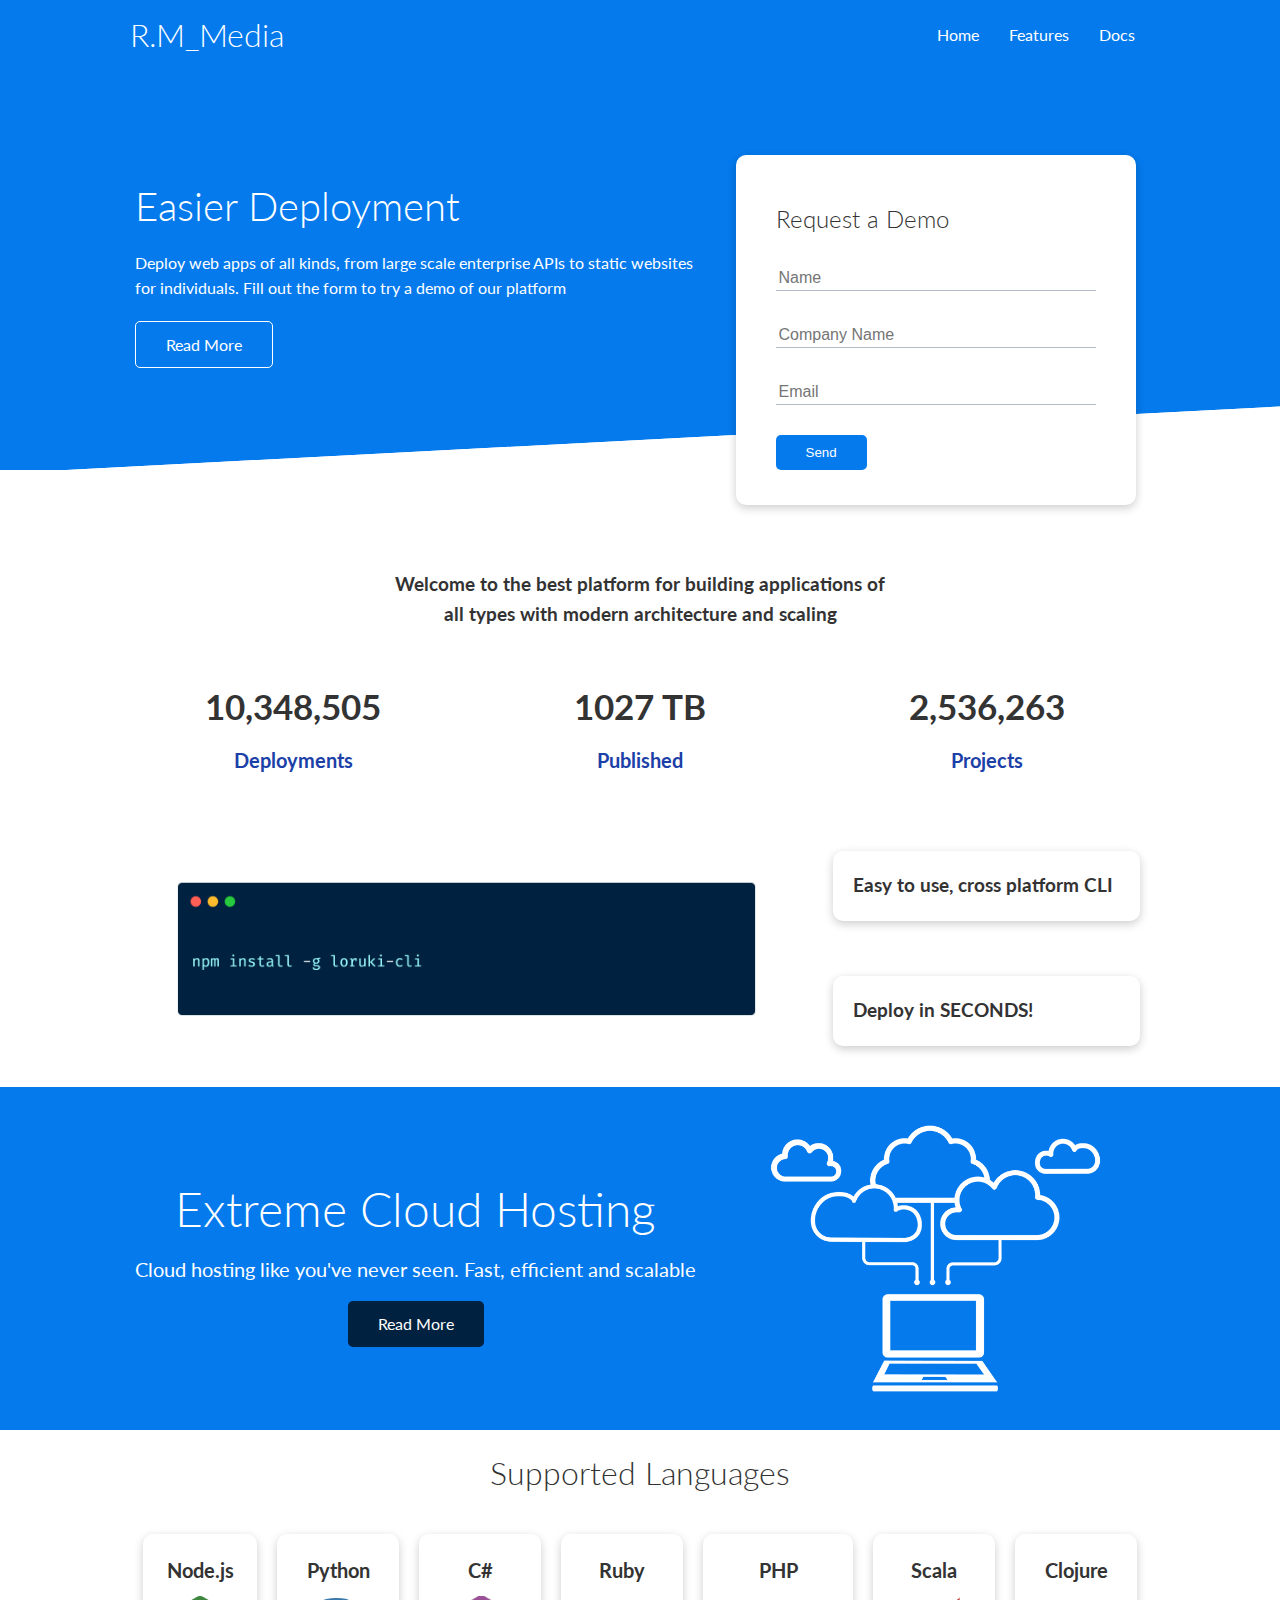
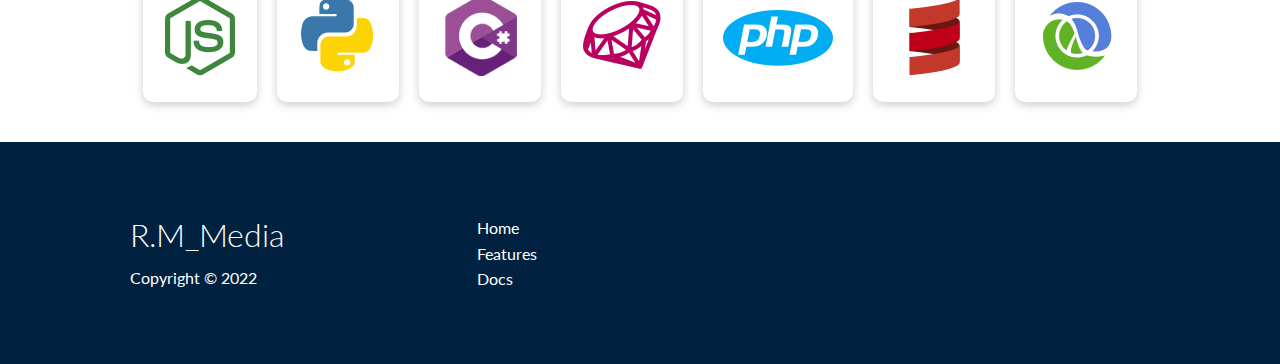
<file: index.html>
<!DOCTYPE html>
<html lang="en">
<head>
    <meta charset="UTF-8">
    <meta http-equiv="X-UA-Compatible" content="IE=edge">
    <meta name="viewport" content="width=device-width, initial-scale=1.0">
    <link rel="stylesheet" href="https://cdnjs.cloudflare.com/ajax/libs/font-awesome/6.0.0-beta3/css/all.min.css" integrity="sha512-Fo3rlrZj/k7ujTnHg4CGR2D7kSs0v4LLanw2qksYuRlEzO+tcaEPQogQ0KaoGN26/zrn20ImR1DfuLWnOo7aBA==" crossorigin="anonymous" referrerpolicy="no-referrer" />
    <link rel="stylesheet" href="css/utilities.css">
    <link rel="stylesheet" href="css/styles.css">
    <title>R.M_Media</title>
</head>

<body>
    <!-- Navbar -->
    <div class="navbar">
        <div class="container flex">
            <h1 class="logo">R.M_Media</h1>
            <nav>
                <ul>
                    <li><a href="index.html">Home</a></li>
                    <li><a href="features.html">Features</a></li>
                    <li><a href="docs.html">Docs</a></li>
                </ul>
            </nav>
        </div>
    </div>

    <!-- Showcase -->
    <section class="showcase">
        <div class="container grid">
            <div class="showcase-text">
                <h1>Easier Deployment</h1>
                <p>Deploy web apps of all kinds, from large scale enterprise APIs to static websites for individuals. Fill out the form to try a demo of our platform</p>
                <a href="features.html" class="btn btn-outline">Read More</a>
            </div>
            <div class="showcase-form card">
                <h2>Request a Demo</h2>
                <form>
                    <div class="form-control">
                        <input type="text" name="name" placeholder="Name" required>
                    </div>
                    <div class="form-control">
                        <input type="text" name="company" placeholder="Company Name" required>
                    </div>
                    <div class="form-control">
                        <input type="email" name="email" placeholder="Email" required>
                    </div>
                    <input type="submit" value="Send" class="btn btn-primary">
                </form>
            </div>
        </div>
    </section>

    <!-- Stats -->
    <section class="stats">
        <div class="container">
            <h3 class="stats-heading text-center my-1">
                Welcome to the best platform for building applications of all types with modern architecture and scaling
            </h3>

            <div class="grid grid-3 text-center my-4">
                <div>
                    <i class="fas fa-server fa-3x"></i>
                    <h3>10,348,505</h3>
                    <p class="text-secondary">Deployments</p>
                </div>
                <div><i class="fas fa-upload fa-3x"></i>
                    <h3>1027 TB</h3>
                    <p class="text-secondary">Published</p>
                </div>
                <div><i class="fas fa-project-diagram fa-3x"></i>
                    <h3>2,536,263</h3>
                    <p class="text-secondary">Projects</p>
                </div>
            </div>
        </div>
    </section>

    <!-- CLI -->
    <section class="cli">
        <div class="container grid">
            <img src="images/cli.png" alt="">
            <div class="card">
                <h3>Easy to use, cross platform CLI</h3>
            </div>
            <div class="card">
                <h3>Deploy in SECONDS!</h3>
            </div>
        </div>
    </section>

    <!-- Cloud -->
    <section class="cloud bg-primary my-2 py-2">
        <div class="container grid">
            <div class="text-center">
                <h2 class="lg">Extreme Cloud Hosting</h2>
                <p class="lead my-1">Cloud hosting like you've never seen. Fast, efficient and scalable</p>
                <a href="features.html" class="btn btn-dark">Read More</a>
            </div>
            <img src="images/cloud.png" alt="">
        </div>
    </section>

    <!-- Languages-->
    <section class="languages">
        <h2 class="md text-center my-2">Supported Languages</h2>
        <div class="container flex">
            <div class="card">
                <h4>Node.js</h4>
                <img src="images/logos/node.png" alt="">
            </div>
            <div class="card">
                <h4>Python</h4>
                <img src="images/logos/python.png" alt="">
            </div>
            <div class="card">
                <h4>C#</h4>
                <img src="images/logos/csharp.png" alt="">
            </div>
            <div class="card">
                <h4>Ruby</h4>
                <img src="images/logos/ruby.png" alt="">
            </div>
            <div class="card">
                <h4>PHP</h4>
                <img src="images/logos/php.png" alt="">
            </div>
            <div class="card">
                <h4>Scala</h4>
                <img src="images/logos/scala.png" alt="">
            </div>
            <div class="card">
                <h4>Clojure</h4>
                <img src="images/logos/clojure.png" alt="">
            </div>
        </div>
    </section>

    <!-- Footer -->
    <footer class="footer bg-dark py-5">
        <div class="container grid grid-3">
            <div>
                <h1>R.M_Media</h1>
                <p>Copyright &copy; 2022</p>
            </div>
            <nav>
                <ul>
                    <li><a href="index.html">Home</a></li>
                    <li><a href="features.html">Features</a></li>
                    <li><a href="docs.html">Docs</a></li>
                </ul>
            </nav>
            <div class="social">
                <a href="#"><i class="fab fa-github fa-2x"></i></a>
                <a href="#"><i class="fab fa-facebook fa-2x"></i></a>
                <a href="#"><i class="fab fa-instagram fa-2x"></i></a>
                <a href="#"><i class="fab fa-twitter fa-2x"></i></a>
            </div>
        </div>
    </footer>
</body>
</html>
</file>
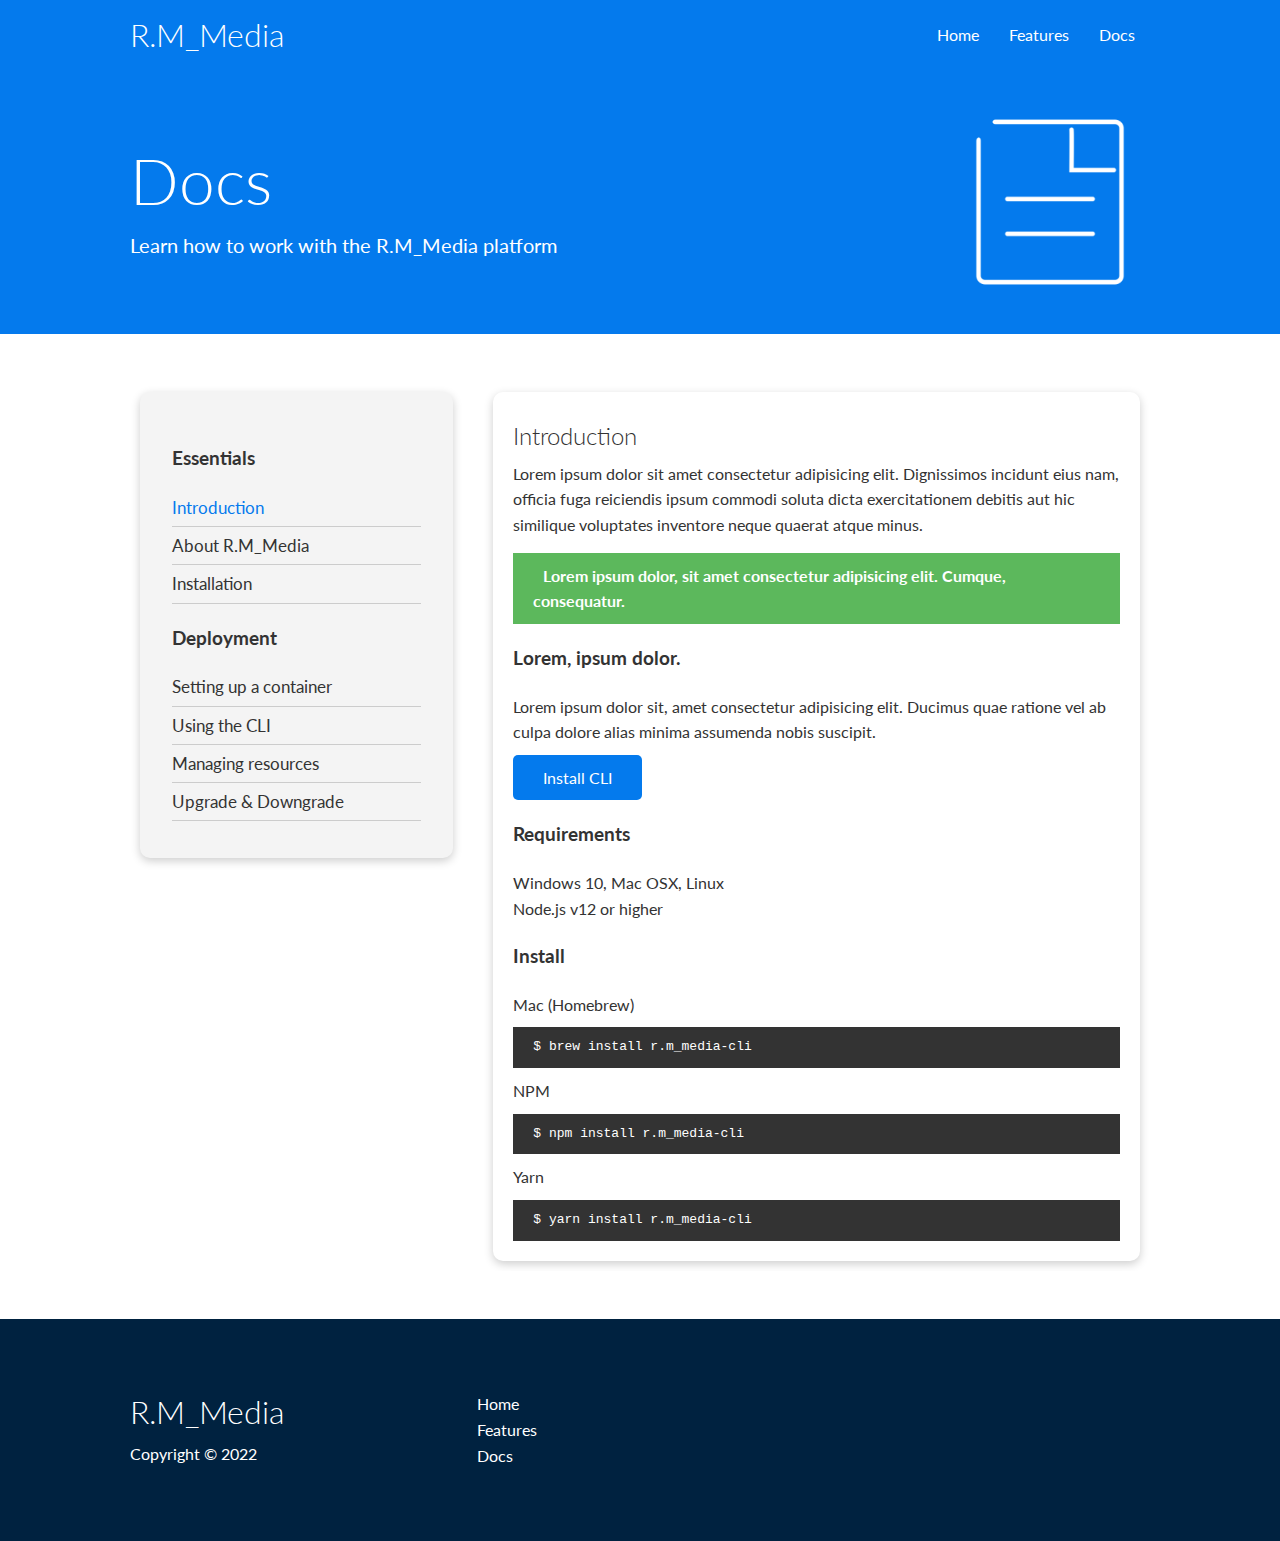
<file: docs.html>
<!DOCTYPE html>
<html lang="en">
<head>
    <meta charset="UTF-8">
    <meta http-equiv="X-UA-Compatible" content="IE=edge">
    <meta name="viewport" content="width=device-width, initial-scale=1.0">
    <link rel="stylesheet" href="https://cdnjs.cloudflare.com/ajax/libs/font-awesome/6.0.0-beta3/css/all.min.css" integrity="sha512-Fo3rlrZj/k7ujTnHg4CGR2D7kSs0v4LLanw2qksYuRlEzO+tcaEPQogQ0KaoGN26/zrn20ImR1DfuLWnOo7aBA==" crossorigin="anonymous" referrerpolicy="no-referrer" />
    <link rel="stylesheet" href="css/utilities.css">
    <link rel="stylesheet" href="css/styles.css">
    <title>R.M_Media</title>
</head>

<body>
    <!-- Navbar -->
    <div class="navbar">
        <div class="container flex">
            <h1 class="logo">R.M_Media</h1>
            <nav>
                <ul>
                    <li><a href="index.html">Home</a></li>
                    <li><a href="features.html">Features</a></li>
                    <li><a href="docs.html">Docs</a></li>
                </ul>
            </nav>
        </div>
    </div>

    <!-- Head -->
    <section class="docs-head bg-primary py-3">
        <div class="container grid">
            <div>
                <h1 class="xl">Docs</h1>
                <p class="lead">Learn how to work with the R.M_Media platform</p>
            </div>
            <img src="images/docs.png" alt="">
        </div>
    </section>

    <!-- Docs Main -->
    <section class="docs-main my-4">
        <div class="container grid">
            <div class="card bg-light p-3">
                <h3 class="my-2">Essentials</h3>
                <nav>
                    <ul>
                        <li><a class="text-primary" href="#">Introduction</a></li>
                        <li><a href="#">About R.M_Media</a></li>
                        <li><a href="#">Installation</a></li>
                    </ul>
                </nav>

                <h3 class="my-2">Deployment</h3>
                <nav>
                    <ul>
                        <li><a href="#">Setting up a container</a></li>
                        <li><a href="#">Using the CLI</a></li>
                        <li><a href="#">Managing resources</a></li>
                        <li><a href="#">Upgrade & Downgrade</a></li>
                    </ul>
                </nav>
            </div>
            <div class="card">
                <h2>Introduction</h2>
                <p>Lorem ipsum dolor sit amet consectetur adipisicing elit. Dignissimos incidunt eius nam, officia fuga reiciendis ipsum commodi soluta dicta exercitationem debitis aut hic similique voluptates inventore neque quaerat atque minus.</p>
                <div class="alert alert-success">
                    <i class="fas fa-info"></i> Lorem ipsum dolor, sit amet consectetur adipisicing elit. Cumque, consequatur.
                </div>

                <h3>Lorem, ipsum dolor.</h3>
                <p>Lorem ipsum dolor sit, amet consectetur adipisicing elit. Ducimus quae ratione vel ab culpa dolore alias minima assumenda nobis suscipit.</p>
                <a href="#" class="btn btn-primary">Install CLI</a>

                <h3>Requirements</h3>
                <ul>
                    <li>Windows 10, Mac OSX, Linux</li>
                    <li>Node.js v12 or higher</li>
                </ul>

                <h3>Install</h3>
                <p>Mac (Homebrew)</p>
                <pre><code>$ brew install r.m_media-cli</code></pre>
                <p>NPM</p>
                <pre><code>$ npm install r.m_media-cli</code></pre>
                <p>Yarn</p>
                <pre><code>$ yarn install r.m_media-cli</code></pre>

            </div> 
        </div>
    </section>

    <!-- Footer -->
    <footer class="footer bg-dark py-5">
        <div class="container grid grid-3">
            <div>
                <h1>R.M_Media</h1>
                <p>Copyright &copy; 2022</p>
            </div>
            <nav>
                <ul>
                    <li><a href="index.html">Home</a></li>
                    <li><a href="features.html">Features</a></li>
                    <li><a href="docs.html">Docs</a></li>
                </ul>
            </nav>
            <div class="social">
                <a href="#"><i class="fab fa-github fa-2x"></i></a>
                <a href="#"><i class="fab fa-facebook fa-2x"></i></a>
                <a href="#"><i class="fab fa-instagram fa-2x"></i></a>
                <a href="#"><i class="fab fa-twitter fa-2x"></i></a>
            </div>
        </div>
    </footer>
</body>
</html>
</file>
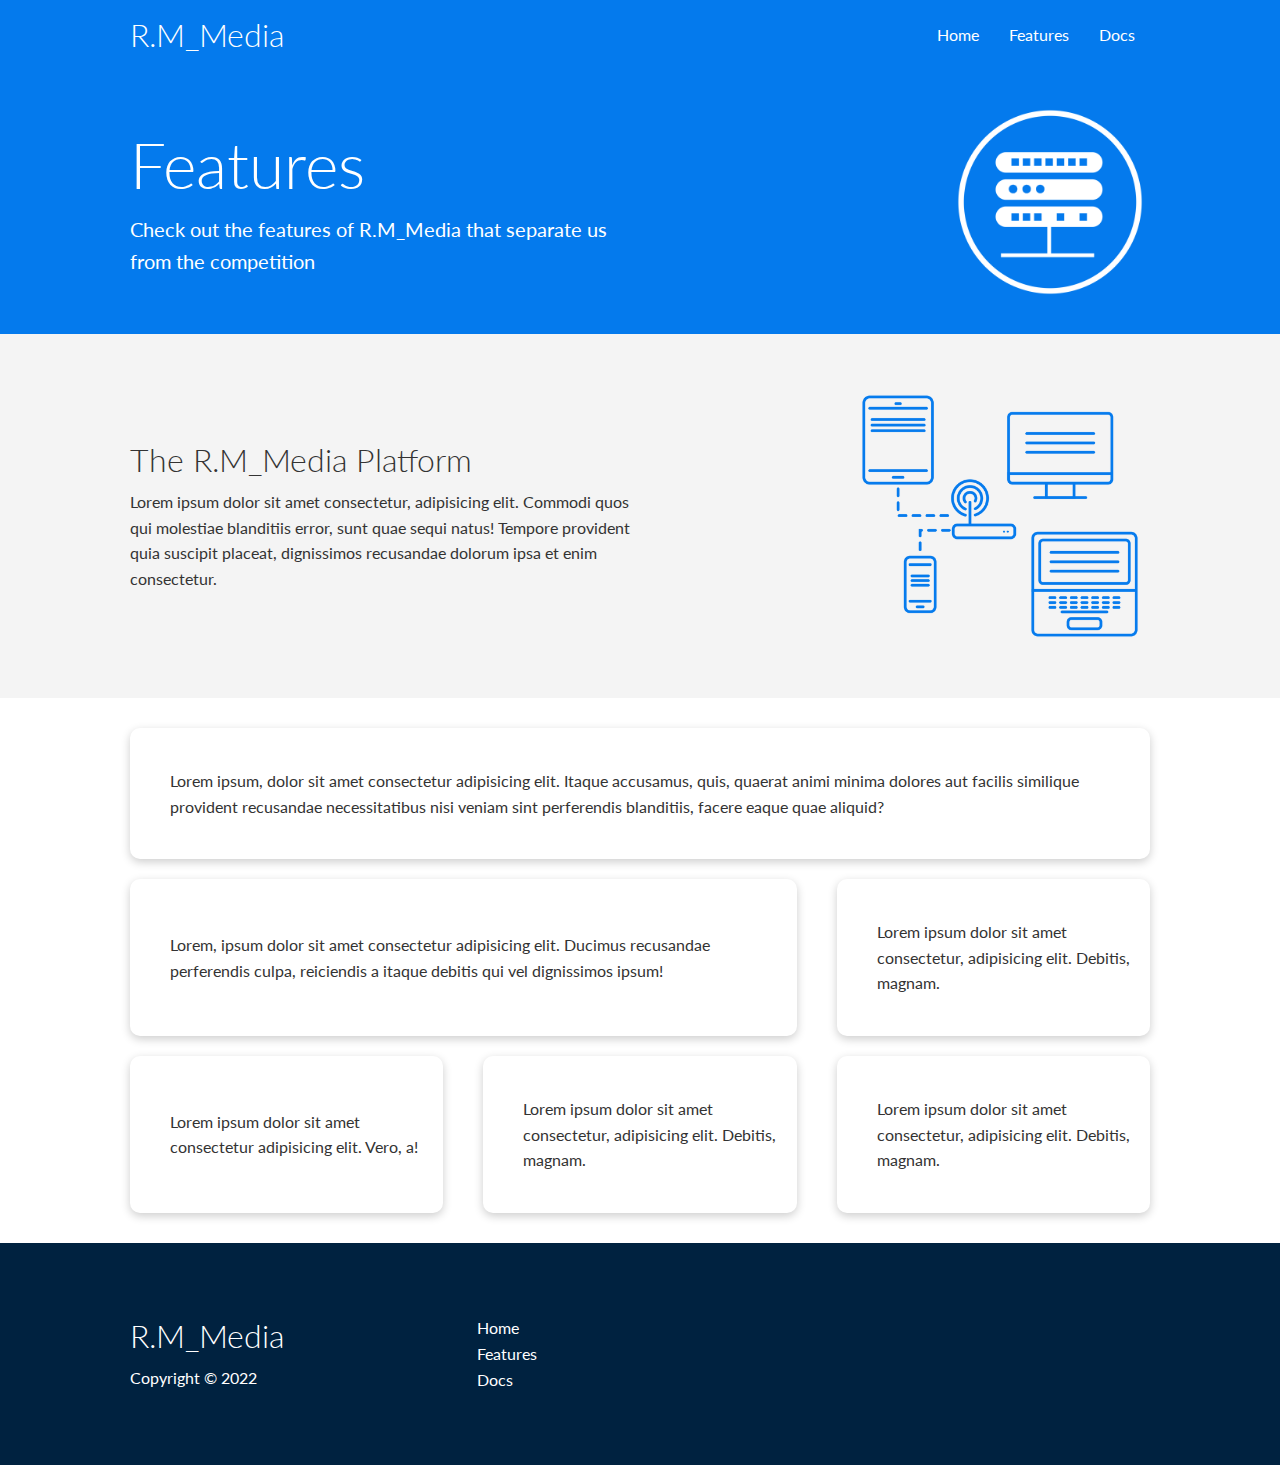
<file: features.html>
<!DOCTYPE html>
<html lang="en">
<head>
    <meta charset="UTF-8">
    <meta http-equiv="X-UA-Compatible" content="IE=edge">
    <meta name="viewport" content="width=device-width, initial-scale=1.0">
    <link rel="stylesheet" href="https://cdnjs.cloudflare.com/ajax/libs/font-awesome/6.0.0-beta3/css/all.min.css" integrity="sha512-Fo3rlrZj/k7ujTnHg4CGR2D7kSs0v4LLanw2qksYuRlEzO+tcaEPQogQ0KaoGN26/zrn20ImR1DfuLWnOo7aBA==" crossorigin="anonymous" referrerpolicy="no-referrer" />
    <link rel="stylesheet" href="css/utilities.css">
    <link rel="stylesheet" href="css/styles.css">
    <title>R.M_Media</title>
</head>

<body>
    <!-- Navbar -->
    <div class="navbar">
        <div class="container flex">
            <h1 class="logo">R.M_Media</h1>
            <nav>
                <ul>
                    <li><a href="index.html">Home</a></li>
                    <li><a href="features.html">Features</a></li>
                    <li><a href="docs.html">Docs</a></li>
                </ul>
            </nav>
        </div>
    </div>

    <!-- Head -->
    <section class="features-head bg-primary py-3">
        <div class="container grid">
            <div>
                <h1 class="xl">Features</h1>
                <p class="lead">Check out the features of R.M_Media that separate us from the competition</p>
            </div>
            <img src="images/server.png" alt="">
        </div>
    </section>

    <!-- Sub Head -->
    <section class="features-sub-head bg-light py-3">
        <div class="container grid">
            <div>
                <h1 class="md">The R.M_Media Platform</h1>
                <p>Lorem ipsum dolor sit amet consectetur, adipisicing elit. Commodi quos qui molestiae blanditiis error, sunt quae sequi natus! Tempore provident quia suscipit placeat, dignissimos recusandae dolorum ipsa et enim consectetur.</p>
            </div>
            <img src="images/server2.png" alt="">
        </div>
    </section>

    <section class="features-main my2">
        <div class="container grid grid-3">
            <div class="card flex">
                <i class="fas fa-server fa-3x"></i>
                <p>Lorem ipsum, dolor sit amet consectetur adipisicing elit. Itaque accusamus, quis, quaerat animi minima dolores aut facilis similique provident recusandae necessitatibus nisi veniam sint perferendis blanditiis, facere eaque quae aliquid?</p>
            </div>
            <div class="card flex">
                <i class="fas fa-network-wired fa-3x"></i>
                <p>
                    Lorem, ipsum dolor sit amet consectetur adipisicing elit. Ducimus
                    recusandae perferendis culpa, reiciendis a itaque debitis qui vel
                    dignissimos ipsum!
                </p>
            </div>
            <div class="card flex">
                <i class="fas fa-laptop-code fa-3x"></i>
                <p>
                    Lorem ipsum dolor sit amet consectetur, adipisicing elit. Debitis,
                    magnam.
                </p>
            </div>
            <div class="card flex">
                <i class="fas fa-database fa-3x"></i>
                <p>
                    Lorem ipsum dolor sit amet consectetur adipisicing elit. Vero, a!
                </p>
            </div>
            <div class="card flex">
                <i class="fas fa-power-off fa-3x"></i>
                <p>
                    Lorem ipsum dolor sit amet consectetur, adipisicing elit. Debitis,
                    magnam.
                </p>
            </div>
            <div class="card flex">
                <i class="fas fa-upload fa-3x"></i>
                <p>
                    Lorem ipsum dolor sit amet consectetur, adipisicing elit. Debitis,
                    magnam.
                </p>
            </div>
        </div>
    </section>

    <!-- Footer -->
    <footer class="footer bg-dark py-5">
        <div class="container grid grid-3">
            <div>
                <h1>R.M_Media</h1>
                <p>Copyright &copy; 2022</p>
            </div>
            <nav>
                <ul>
                    <li><a href="index.html">Home</a></li>
                    <li><a href="features.html">Features</a></li>
                    <li><a href="docs.html">Docs</a></li>
                </ul>
            </nav>
            <div class="social">
                <a href="#"><i class="fab fa-github fa-2x"></i></a>
                <a href="#"><i class="fab fa-facebook fa-2x"></i></a>
                <a href="#"><i class="fab fa-instagram fa-2x"></i></a>
                <a href="#"><i class="fab fa-twitter fa-2x"></i></a>
            </div>
        </div>
    </footer>
</body>
</html>
</file>
<file: css/utilities.css>
.container {
  max-width: 1100px;
  margin: 0 auto;
  overflow: auto;
  padding: 0 40px;
}

.card {
  background-color: #fff;
  color: #333;
  border-radius: 10px;
  box-shadow: 0 3px 10px rgba(0, 0, 0, 0.2);
  padding: 20px;
  margin: 10px;
}

.btn {
  display: inline-block;
  padding: 10px 30px;
  cursor: pointer;
  background: var(--primary-color);
  color: #fff;
  border: none;
  border-radius: 5px;
}

.btn-outline {
  background-color: transparent;
  border: 1px #fff solid;
}

.btn:hover {
  transform: scale(0.98);
}

/* Backgrounds & colored buttons */
.bg-primary,
.btn-primary {
  background-color: var(--primary-color);
  color: #fff;
}

.bg-secondary,
.btn-secondary {
  background-color: var(--secondary-color);
  color: #fff;
}

.bg-dark,
.btn-dark {
  background-color: var(--dark-color);
  color: #fff;
}

.bg-light,
.btn-light {
  background-color: var(--light-color);
  color: #333;
}

.bg-primary a,
.btn-primary a,
.bg-secondary a,
.btn-secondary a,
.bg-dark a,
.btn-dark a {
  color: #fff;
}

/* Text colors */
.text-primary {
  color: var(--primary-color);
}

.text-secondary {
  color: var(--secondary-color);
}

.text-dark {
  color: var(--dark-color);
}

.text-light {
  color: var(--light-color);
}

/* Text sizes */
.lead {
  font-size: 20px;
}

.sm {
  font-size: 1rem;
}

.md {
  font-size: 2rem;
}

.lg {
  font-size: 3rem;
}

.xl {
  font-size: 4rem;
}

.text-center {
  text-align: center;
}

/* Alert */
.alert {
  background-color: var(--light-color);
  padding: 10px 20px;
  font-weight: bold;
  margin: 15px 0;
}

.alert i {
  margin-right: 10px;
}

.alert-success {
  background-color: var(--success-color);
  color: #fff;
}

.alert-error {
  background-color: var(--error-color);
  color: #fff;
}

.flex {
  display: flex;
  justify-content: center;
  align-items: center;
  height: 100%;
}

.grid {
  display: grid;
  grid-template-columns: repeat(2, 1fr);
  gap: 20px;
  justify-content: center;
  align-items: center;
  height: 100%;
}

.grid-3 {
  grid-template-columns: repeat(3, 1fr);
}

/* Margin */
.my-1 {
  margin: 1rem 0;
}

.my-2 {
  margin: 1.5rem 0;
}

.my-3 {
  margin: 2rem 0;
}

.my-4 {
  margin: 3rem 0;
}

.my-5 {
  margin: 4rem 0;
}

.m-1 {
  margin: 1rem;
}

.m-2 {
  margin: 1.5rem;
}

.m-3 {
  margin: 2rem;
}

.m-4 {
  margin: 3rem;
}

.m-5 {
  margin: 4rem;
}

/* Padding */
.py-1 {
  padding: 1rem 0;
}

.py-2 {
  padding: 1.5rem 0;
}

.py-3 {
  padding: 2rem 0;
}

.py-4 {
  padding: 3rem 0;
}

.py-5 {
  padding: 4rem 0;
}

.p-1 {
  padding: 1rem;
}

.p-2 {
  padding: 1.5rem;
}

.p-3 {
  padding: 2rem;
}

.p-4 {
  padding: 3rem;
}

.p-5 {
  padding: 4rem;
}
</file>
<file: css/styles.css>
@import url('https://fonts.googleapis.com/css2?family=Lato:wght@300&display=swap');

:root {
  --primary-color: #047aed;
  --secondary-color: #1c3fa8;
  --dark-color: #002240;
  --light-color: #f4f4f4;
  --success-color: #5cb85c;
  --error-color: #d9534f;
}

* {
  box-sizing: border-box;
  padding: 0;
  margin: 0;
}

body {
  font-family: 'Lato', sans-serif;
  color: #333;
  line-height: 1.6;
}

ul {
  list-style-type: none;
}

a {
  text-decoration: none;
  color: #333;
}

h1,
h2 {
  font-weight: 300;
  line-height: 1.2;
  margin: 10px 0;
}

p {
  margin: 10px 0;
}

img {
  width: 100%;
}

code,
pre {
  background: #333;
  color: #fff;
  padding: 10px;
}

.hidden {
  visibility: hidden;
  height: 0;
}

/* Navbar */
.navbar {
  background-color: var(--primary-color);
  color: #fff;
  height: 70px;
}

.navbar ul {
  display: flex;
}

.navbar a {
  color: #fff;
  padding: 10px;
  margin: 0 5px;
}

.navbar a:hover {
  border-bottom: 2px #fff solid;
}

.navbar .flex {
  justify-content: space-between;
}

/* Showcase */
.showcase {
  height: 400px;
  background-color: var(--primary-color);
  color: #fff;
  position: relative;
}

.showcase h1 {
  font-size: 40px;
}

.showcase p {
  margin: 20px 0;
}

.showcase .grid {
  overflow: visible;
  grid-template-columns: 55% auto;
  gap: 30px;
}

.showcase-text {
  animation: slideInFromLeft 1s ease-in;
}

.showcase-form {
  position: relative;
  top: 60px;
  height: 350px;
  width: 400px;
  padding: 40px;
  z-index: 100;
  justify-self: flex-end;
  animation: slideInFromRight 1s ease-in;
}

.showcase-form .form-control {
  margin: 30px 0;
}

.showcase-form input[type='text'],
.showcase-form input[type='email'] {
  border: 0;
  border-bottom: 1px solid #b4becb;
  width: 100%;
  padding: 3px;
  font-size: 16px;
}

.showcase-form input:focus {
  outline: none;
}

.showcase::before,
.showcase::after {
  content: '';
  position: absolute;
  height: 100px;
  bottom: -70px;
  right: 0;
  left: 0;
  background: #fff;
  transform: skewY(-3deg);
  -webkit-transform: skewY(-3deg);
  -moz-transform: skewY(-3deg);
  -ms-transform: skewY(-3deg);
}

/* Stats */
.stats {
  padding-top: 100px;
  animation: slideInFromBottom 1s ease-in;
}

.stats-heading {
  max-width: 500px;
  margin: auto;
}

.stats .grid h3 {
  font-size: 35px;
}

.stats .grid p {
  font-size: 20px;
  font-weight: bold;
}

/* Cli */
.cli .grid {
  grid-template-columns: repeat(3, 1fr);
  grid-template-rows: repeat(2, 1fr);
}

.cli .grid > *:first-child {
  grid-column: 1 / span 2;
  grid-row: 1 / span 2;
}

/* Cloud */
.cloud .grid {
  grid-template-columns: 4fr 3fr;
}

/* Languages */

.languages .flex {
  flex-wrap: wrap;
}

.languages .card {
  text-align: center;
  margin: 18px 10px 40px;
  transition: transform 0.2s ease-in;
}

.languages .card h4 {
  font-size: 20px;
  margin-bottom: 10px;
}

.languages .card:hover {
  transform: translateY(-15px);
}

/* Features */
.features-head img,
.docs-head img {
  width: 200px;
  justify-self: flex-end;
}

.features-sub-head img {
  width: 300px;
  justify-self: flex-end;
}

.features-main .card > i {
  margin-right: 20px;
}

.features-main .grid {
  padding: 30px;
}

.features-main .grid > *:first-child {
  grid-column: 1 / span 3;
}

.features-main .grid > *:nth-child(2) {
  grid-column: 1 / span 2;
}

/* Docs */
.docs-main h3 {
  margin: 20px 0;
}

.docs-main .grid {
  grid-template-columns: 1fr 2fr;
  align-items: flex-start;
}

.docs-main nav li {
  font-size: 17px;
  padding-bottom: 5px;
  margin-bottom: 5px;
  border-bottom: 1px #ccc solid;
}

.docs-main a:hover {
  font-weight: bold;
}

/* Footer */
.footer .social a {
  margin: 0 10px;
}

.fa-github:hover {
  color: #000000;
}

.fa-facebook:hover {
  color: #1773EA;
}

.fa-instagram:hover {
  color: #B32E87;
}

.fa-twitter:hover {
  color: #1C9CEA;
}

/* Animations */
@keyframes slideInFromLeft {
  0% {
    transform: translateX(-100%);
  }

  100% {
    transform: translateX(0);
  }
}

@keyframes slideInFromRight {
  0% {
    transform: translateX(100%);
  }

  100% {
    transform: translateX(0);
  }
}

@keyframes slideInFromTop {
  0% {
    transform: translateY(-100%);
  }

  100% {
    transform: translateX(0);
  }
}

@keyframes slideInFromBottom {
  0% {
    transform: translateY(100%);
  }

  100% {
    transform: translateX(0);
  }
}

/* Tablets and under */
@media (max-width: 768px) {
  .grid,
  .showcase .grid,
  .stats .grid,
  .cli .grid,
  .cloud .grid,
  .features-main .grid,
  .docs-main .grid {
    grid-template-columns: 1fr;
    grid-template-rows: 1fr;
  }

  .showcase {
    height: auto;
  }

  .showcase-text {
    text-align: center;
    margin-top: 40px;
    animation: slideInFromTop 1s ease-in;
  }

  .showcase-form {
    justify-self: center;
    margin: auto;
    animation: slideInFromBottom 1s ease-in;
  }

  .cli .grid > *:first-child {
    grid-column: 1;
    grid-row: 1;
  }

  .features-head,
  .features-sub-head,
  .docs-head {
    text-align: center;
  }

  .features-head img,
  .features-sub-head img,
  .docs-head img {
    justify-self: center;
  }

  .features-main .grid > *:first-child,
  .features-main .grid > *:nth-child(2) {
    grid-column: 1;
  }
}

/* Mobile */
@media (max-width: 500px) {
  .navbar {
    height: 110px;
  }

  .navbar .flex {
    flex-direction: column;
  }

  .navbar ul {
    padding: 10px;
    background-color: rgba(0, 0, 0, 0.1);
  }
  
  .showcase-form {
    width: 300px;
  }
}
</file>
